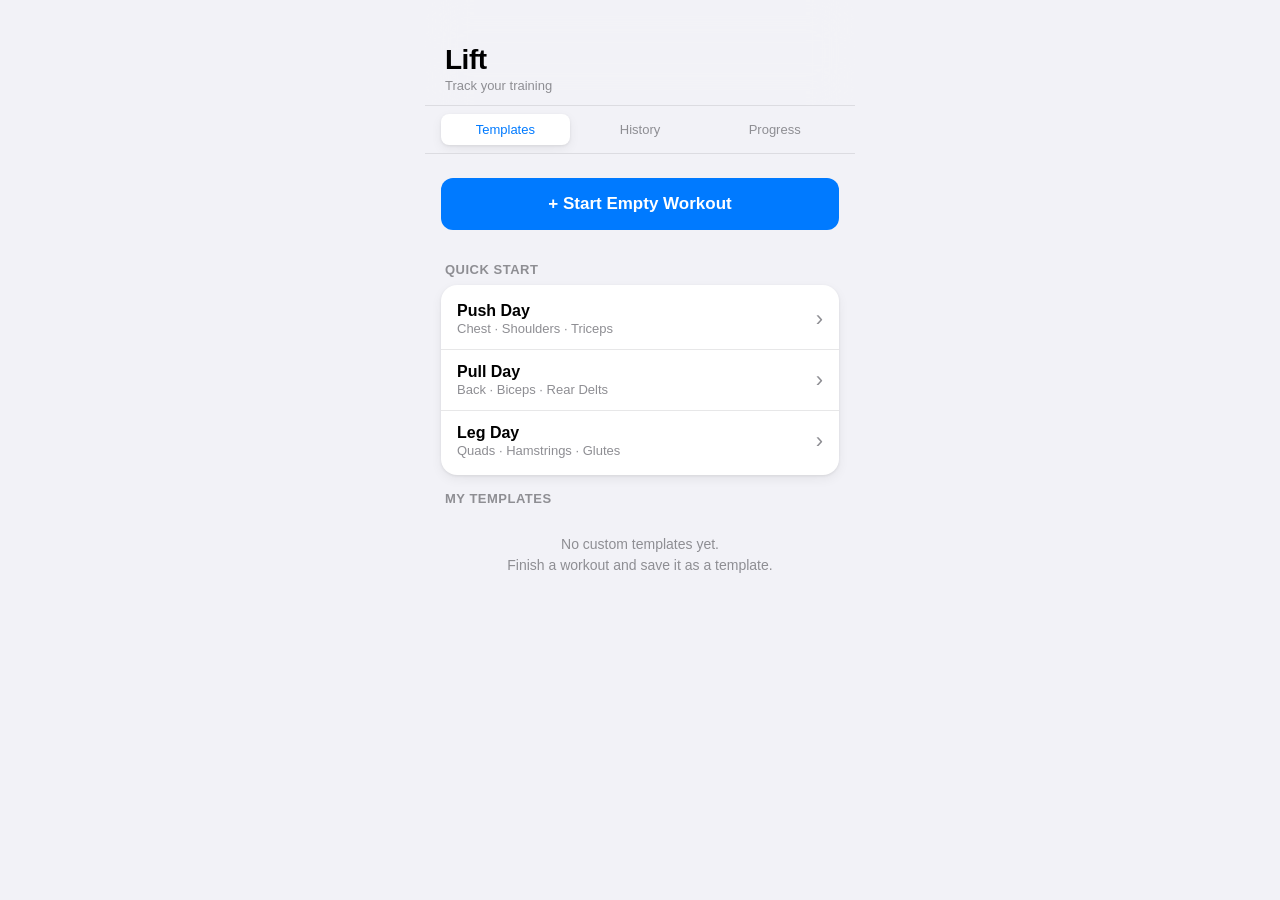
<file: index.html>
<!DOCTYPE html>
<html lang="en">
<head>
  <meta charset="UTF-8" />
  <meta name="viewport" content="width=device-width, initial-scale=1.0" />
  <link rel="apple-touch-icon" type="image/x-icon" href="workout_icon.ico">
  <title>Lift Workout Tracker</title>
  <link rel="stylesheet" href="styles.css" />
</head>
<body>

  <div class="nav">
    <div class="nav-title">Lift</div>
    <div class="nav-subtitle" id="nav-sub">Track your training</div>
  </div>

  <div class="tabs">
    <button class="tab-btn active" onclick="switchTab('templates')">Templates</button>
    <button class="tab-btn" onclick="switchTab('history')">History</button>
    <button class="tab-btn" onclick="switchTab('stats')">Progress</button>
  </div>

  <!-- Active workout banner (shown across all tabs when workout is running) -->
  <div id="active-workout-banner" style="display:none;">
    <div class="banner-inner">
      <div class="banner-left">
        <div class="timer-dot"></div>
        <span id="banner-timer">0:00</span>
        <span id="banner-name" class="banner-name"></span>
      </div>
      <button class="banner-btn" onclick="switchTab('log')">Resume →</button>
    </div>
  </div>

  <!-- Hidden log screen (active workout UI) -->
  <div class="screen" id="screen-log">
    <div style="margin-bottom:16px;">
      <input type="text" class="workout-name-input" id="workout-name" placeholder="Workout Name" style="width:100%;" />
    </div>

    <div class="timer-pill">
      <div class="timer-dot"></div>
      <span id="timer-display">0:00</span>
    </div>

    <div id="exercises-container"></div>

    <button class="btn-secondary" onclick="addExercise()" style="width:100%; padding:12px; font-size:15px; margin-bottom:12px;">
      + Add Exercise
    </button>

    <button class="btn-secondary" onclick="saveCurrentAsTemplate()" style="width:100%; padding:12px; font-size:15px; margin-bottom:12px;">
      💾 Save as Template
    </button>

    <div style="display:flex;gap:10px;">
      <button onclick="cancelWorkout()" class="btn-cancel">
        Cancel
      </button>
      <button onclick="finishWorkout()" class="btn-finish">
        Finish Workout ✓
      </button>
    </div>
  </div>

  <!-- Templates screen -->
  <div class="screen active" id="screen-templates">
    <div style="padding:8px 0 16px;">
      <button class="btn-primary" onclick="startWorkout()" style="font-size:17px;padding:16px;">
        + Start Empty Workout
      </button>
    </div>

    <div class="section-header">Quick Start</div>
    <div class="card">
      <div style="padding:4px 0;">
        <div onclick="startFromTemplate('Push Day')" class="template-row">
          <div>
            <div class="template-row-title">Push Day</div>
            <div class="template-row-sub">Chest · Shoulders · Triceps</div>
          </div>
          <span class="chevron">›</span>
        </div>
        <div onclick="startFromTemplate('Pull Day')" class="template-row">
          <div>
            <div class="template-row-title">Pull Day</div>
            <div class="template-row-sub">Back · Biceps · Rear Delts</div>
          </div>
          <span class="chevron">›</span>
        </div>
        <div onclick="startFromTemplate('Leg Day')" class="template-row template-row-last">
          <div>
            <div class="template-row-title">Leg Day</div>
            <div class="template-row-sub">Quads · Hamstrings · Glutes</div>
          </div>
          <span class="chevron">›</span>
        </div>
      </div>
    </div>

    <div class="section-header">My Templates</div>
    <div id="saved-templates"></div>
  </div>

  <!-- History screen -->
  <div class="screen" id="screen-history">
    <div id="history-list"></div>
  </div>

  <!-- Stats screen -->
  <div class="screen" id="screen-stats">
    <div class="stats-grid">
      <div class="stat-card">
        <div class="stat-icon">📅</div>
        <div class="stat-value" id="stat-total">0</div>
        <div class="stat-label">Total Workouts</div>
      </div>
      <div class="stat-card">
        <div class="stat-icon">🔥</div>
        <div class="stat-value" id="stat-streak">0</div>
        <div class="stat-label">Day Streak</div>
      </div>
      <div class="stat-card">
        <div class="stat-icon">⚡</div>
        <div class="stat-value" id="stat-sets">0</div>
        <div class="stat-label">Total Sets</div>
      </div>
      <div class="stat-card">
        <div class="stat-icon">🏆</div>
        <div class="stat-value" id="stat-volume">0</div>
        <div class="stat-label">Total Volume</div>
      </div>
    </div>

    <div class="section-header" style="margin-top:16px;">Exercise Frequency</div>
    <div id="exercise-freq" class="card card-body"></div>
  </div>

  <!-- Exercise picker modal -->
  <div class="modal-overlay" id="exercise-modal" onclick="closeModal(event)">
    <div class="modal-sheet" onclick="event.stopPropagation()">
      <div class="modal-handle"></div>
      <div style="font-size:18px; font-weight:700; margin-bottom:14px; letter-spacing:-0.3px;">Choose Exercise</div>
      <input type="text" placeholder="Search exercises…" id="exercise-search" oninput="filterExercises()" style="margin-bottom:12px;" />
      <div id="exercise-list" style="max-height:360px; overflow-y:auto;"></div>
    </div>
  </div>

  <script src="app.js"></script>
</body>
</html>
</file>
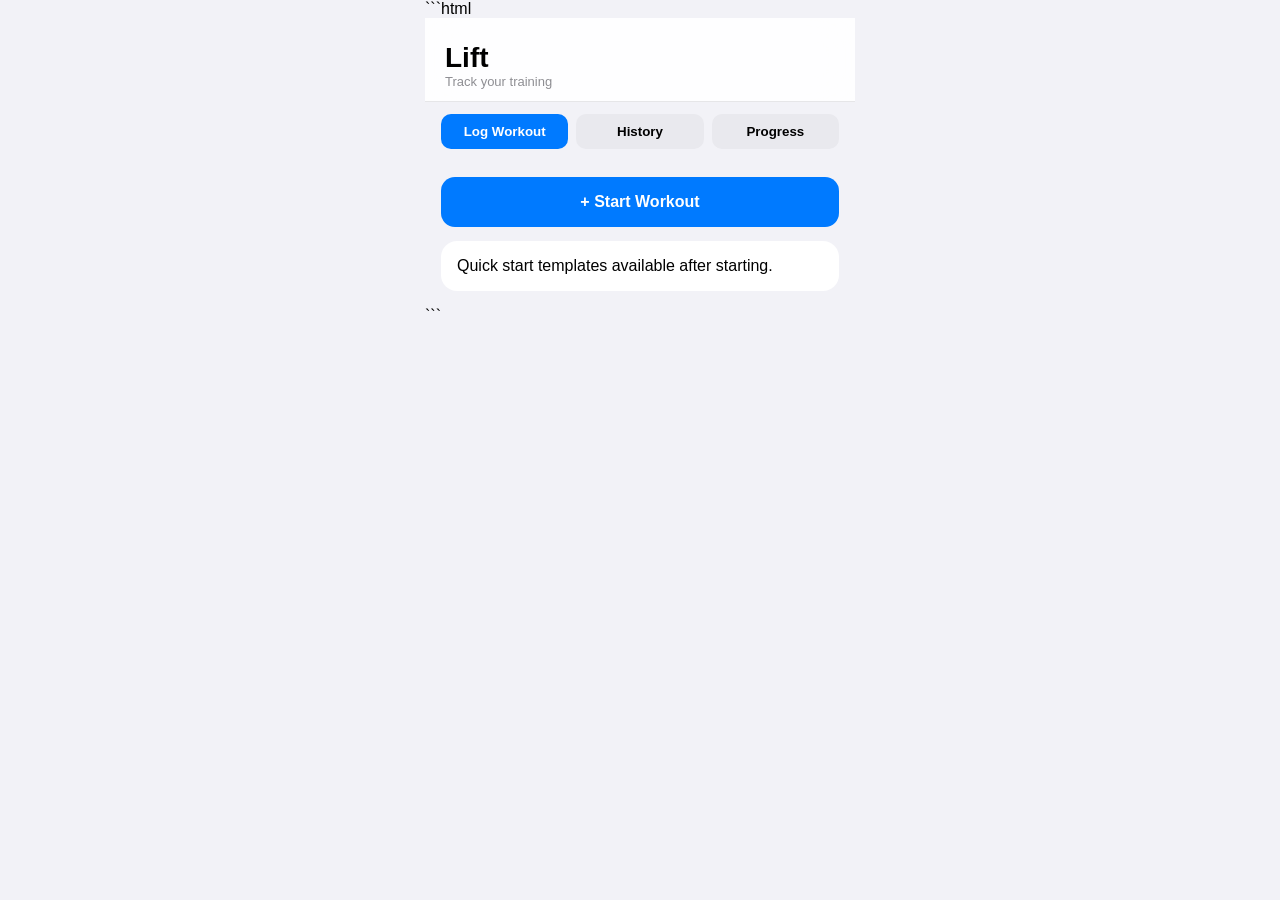
<file: work_out.html>
```html
<!DOCTYPE html>
<html lang="en">
<head>
<meta charset="UTF-8" />
<meta name="viewport" content="width=device-width, initial-scale=1.0" />
<title>Lift — Workout Tracker</title>

<style>
*{
  box-sizing:border-box;
  margin:0;
  padding:0;
}

:root{
  --bg:#f2f2f7;
  --surface:#fff;
  --text:#000;
  --muted:#8e8e93;
  --blue:#007aff;
  --green:#34c759;
  --red:#ff3b30;
  --border:rgba(60,60,67,.12);
}

body{
  font-family:-apple-system,BlinkMacSystemFont,sans-serif;
  background:var(--bg);
  color:var(--text);
  max-width:430px;
  margin:0 auto;
  min-height:100vh;
}

.nav{
  position:sticky;
  top:0;
  background:rgba(255,255,255,.9);
  backdrop-filter:blur(20px);
  padding:24px 20px 12px;
  border-bottom:1px solid var(--border);
  z-index:10;
}

.nav-title{
  font-size:28px;
  font-weight:700;
}

.nav-subtitle{
  font-size:13px;
  color:var(--muted);
}

.tabs{
  display:flex;
  gap:8px;
  padding:12px 16px;
}

.tab-btn{
  flex:1;
  border:none;
  background:#e9e9ee;
  padding:10px;
  border-radius:10px;
  cursor:pointer;
  font-weight:600;
}

.tab-btn.active{
  background:var(--blue);
  color:#fff;
}

.screen{
  display:none;
  padding:16px;
}

.screen.active{
  display:block;
}

.btn-primary{
  width:100%;
  border:none;
  background:var(--blue);
  color:#fff;
  padding:16px;
  border-radius:14px;
  font-size:16px;
  font-weight:700;
  cursor:pointer;
}

.btn-secondary{
  border:none;
  background:#e8f2ff;
  color:var(--blue);
  padding:10px 14px;
  border-radius:10px;
  cursor:pointer;
  font-weight:600;
}

.btn-danger{
  border:none;
  background:rgba(255,59,48,.1);
  color:var(--red);
  padding:10px 12px;
  border-radius:10px;
  cursor:pointer;
}

.card{
  background:var(--surface);
  border-radius:16px;
  padding:16px;
  margin-top:14px;
}

.exercise-block{
  background:var(--surface);
  border-radius:16px;
  margin-bottom:14px;
  overflow:hidden;
}

.exercise-header{
  display:flex;
  gap:10px;
  padding:14px;
  border-bottom:1px solid var(--border);
}

.exercise-name-input{
  flex:1;
  border:none;
  font-size:16px;
  font-weight:600;
  outline:none;
}

.set-row{
  display:grid;
  grid-template-columns:40px 1fr 1fr 1fr 40px;
  gap:8px;
  padding:10px 14px;
  align-items:center;
}

.set-number{
  width:28px;
  height:28px;
  border-radius:50%;
  background:#e8f2ff;
  color:var(--blue);
  display:flex;
  align-items:center;
  justify-content:center;
  font-size:12px;
  font-weight:700;
}

input,
select{
  width:100%;
  border:1px solid var(--border);
  border-radius:10px;
  padding:8px;
  background:#f7f7fa;
}

.remove-set-btn{
  border:none;
  background:none;
  font-size:20px;
  cursor:pointer;
  color:var(--muted);
}

.add-set-row{
  padding:0 14px 14px;
}

.add-set-btn{
  border:none;
  background:none;
  color:var(--blue);
  font-weight:600;
  cursor:pointer;
}

.timer{
  margin:14px 0;
  color:var(--green);
  font-weight:700;
}

.history-card{
  background:var(--surface);
  border-radius:16px;
  padding:16px;
  margin-bottom:12px;
}

.empty{
  text-align:center;
  padding:40px 20px;
  color:var(--muted);
}
</style>
</head>

<body>

<div class="nav">
  <div class="nav-title">Lift</div>
  <div class="nav-subtitle" id="nav-sub">
    Track your training
  </div>
</div>

<div class="tabs">
  <button class="tab-btn active" data-tab="log">Log Workout</button>
  <button class="tab-btn" data-tab="history">History</button>
  <button class="tab-btn" data-tab="stats">Progress</button>
</div>

<!-- LOG -->
<div class="screen active" id="screen-log">

  <div id="log-idle">
    <button class="btn-primary" id="start-workout-btn">
      + Start Workout
    </button>

    <div class="card">
      Quick start templates available after starting.
    </div>
  </div>

  <div id="log-active" style="display:none;">

    <input
      type="text"
      id="workout-name"
      placeholder="Workout Name"
      style="
        width:100%;
        font-size:22px;
        font-weight:700;
        padding:12px 0;
        border:none;
        border-bottom:2px solid var(--border);
        background:transparent;
        margin-bottom:16px;
        outline:none;
      "
    />

    <div class="timer" id="timer-display">
      0:00
    </div>

    <div id="exercises-container"></div>

    <button
      class="btn-secondary"
      id="add-exercise-btn"
      style="width:100%; margin-bottom:14px;"
    >
      + Add Exercise
    </button>

    <div style="display:flex; gap:10px;">
      <button
        class="btn-danger"
        id="cancel-btn"
        style="flex:1;"
      >
        Cancel
      </button>

      <button
        class="btn-primary"
        id="finish-btn"
        style="flex:2;"
      >
        Finish Workout
      </button>
    </div>

  </div>

</div>

<!-- HISTORY -->
<div class="screen" id="screen-history">
  <div id="history-list"></div>
</div>

<!-- STATS -->
<div class="screen" id="screen-stats">
  <div class="card">
    <div>Total Workouts: <strong id="stat-total">0</strong></div>
    <br>
    <div>Total Sets: <strong id="stat-sets">0</strong></div>
  </div>
</div>

<script>
/* SAFE LOCALSTORAGE LOAD */
let workouts = [];

try{
  workouts = JSON.parse(
    localStorage.getItem('lift_workouts') || '[]'
  );

  if(!Array.isArray(workouts)){
    workouts = [];
  }

}catch(err){
  console.error('Corrupt localStorage:', err);
  localStorage.removeItem('lift_workouts');
  workouts = [];
}

/* STATE */
let timerInterval = null;
let timerStart = null;
let exerciseCounter = 0;
const setCounters = {};

/* TABS */
document.querySelectorAll('.tab-btn').forEach(btn => {
  btn.addEventListener('click', () => {
    const tab = btn.dataset.tab;

    document
      .querySelectorAll('.tab-btn')
      .forEach(b => b.classList.remove('active'));

    document
      .querySelectorAll('.screen')
      .forEach(s => s.classList.remove('active'));

    btn.classList.add('active');

    document
      .getElementById('screen-' + tab)
      .classList.add('active');

    if(tab === 'history'){
      renderHistory();
    }

    if(tab === 'stats'){
      renderStats();
    }
  });
});

/* START WORKOUT */
document
  .getElementById('start-workout-btn')
  .addEventListener('click', startWorkout);

function startWorkout(){

  document.getElementById('log-idle').style.display = 'none';
  document.getElementById('log-active').style.display = 'block';

  document.getElementById('workout-name').value =
    'Workout';

  document.getElementById('nav-sub').textContent =
    'Workout in progress';

  document.getElementById('exercises-container').innerHTML = '';

  timerStart = Date.now();

  clearInterval(timerInterval);

  timerInterval = setInterval(updateTimer, 1000);

  addExercise();
}

/* TIMER */
function updateTimer(){

  const elapsed = Math.floor(
    (Date.now() - timerStart) / 1000
  );

  const m = Math.floor(elapsed / 60);
  const s = elapsed % 60;

  document.getElementById('timer-display').textContent =
    `${m}:${String(s).padStart(2, '0')}`;
}

/* ADD EXERCISE */
document
  .getElementById('add-exercise-btn')
  .addEventListener('click', addExercise);

function addExercise(){

  const id = 'exercise-' + exerciseCounter++;

  const div = document.createElement('div');

  div.className = 'exercise-block';

  div.innerHTML = `
    <div class="exercise-header">
      <input
        type="text"
        class="exercise-name-input"
        placeholder="Exercise name"
      >

      <button
        class="btn-danger remove-exercise-btn"
      >
        ✕
      </button>
    </div>

    <div class="sets-container"></div>

    <div class="add-set-row">
      <button class="add-set-btn">
        + Add Set
      </button>
    </div>
  `;

  document
    .getElementById('exercises-container')
    .appendChild(div);

  setCounters[id] = 0;

  const setsContainer =
    div.querySelector('.sets-container');

  const addSetBtn =
    div.querySelector('.add-set-btn');

  addSetBtn.addEventListener('click', () => {
    addSet(id, setsContainer);
  });

  div
    .querySelector('.remove-exercise-btn')
    .addEventListener('click', () => {
      div.remove();
    });

  addSet(id, setsContainer);
}

/* ADD SET */
function addSet(exerciseId, container){

  setCounters[exerciseId]++;

  const setNum = setCounters[exerciseId];

  const row = document.createElement('div');

  row.className = 'set-row';

  row.innerHTML = `
    <div class="set-number">${setNum}</div>

    <input
      type="number"
      placeholder="Reps"
    >

    <input
      type="number"
      placeholder="Weight"
    >

    <select>
      <option>lbs</option>
      <option>kg</option>
    </select>

    <button class="remove-set-btn">
      −
    </button>
  `;

  container.appendChild(row);

  row
    .querySelector('.remove-set-btn')
    .addEventListener('click', () => {
      row.remove();
      renumberSets(container);
    });
}

/* FIXED RENUMBERING */
function renumberSets(container){

  const rows =
    container.querySelectorAll('.set-row');

  rows.forEach((row, index) => {
    row.querySelector('.set-number').textContent =
      index + 1;
  });
}

/* FINISH */
document
  .getElementById('finish-btn')
  .addEventListener('click', finishWorkout);

function finishWorkout(){

  const exercises = [];

  document
    .querySelectorAll('.exercise-block')
    .forEach(block => {

      const name =
        block.querySelector('.exercise-name-input')
        .value || 'Exercise';

      const sets = [];

      block
        .querySelectorAll('.set-row')
        .forEach(row => {

          const inputs =
            row.querySelectorAll('input');

          const reps = inputs[0].value || 0;
          const weight = inputs[1].value || 0;
          const unit =
            row.querySelector('select').value;

          sets.push({
            reps,
            weight,
            unit
          });
        });

      exercises.push({
        name,
        sets
      });
    });

  workouts.unshift({
    id:Date.now(),
    date:new Date().toISOString(),
    name:
      document.getElementById('workout-name')
      .value || 'Workout',
    exercises
  });

  localStorage.setItem(
    'lift_workouts',
    JSON.stringify(workouts)
  );

  clearInterval(timerInterval);

  document.getElementById('log-idle').style.display =
    'block';

  document.getElementById('log-active').style.display =
    'none';

  document.getElementById('nav-sub').textContent =
    'Track your training';

  renderHistory();
  renderStats();

  alert('Workout saved.');
}

/* CANCEL */
document
  .getElementById('cancel-btn')
  .addEventListener('click', () => {

    clearInterval(timerInterval);

    document.getElementById('log-idle').style.display =
      'block';

    document.getElementById('log-active').style.display =
      'none';

    document.getElementById('nav-sub').textContent =
      'Track your training';
  });

/* HISTORY */
function renderHistory(){

  const container =
    document.getElementById('history-list');

  if(workouts.length === 0){

    container.innerHTML = `
      <div class="empty">
        No workouts yet
      </div>
    `;

    return;
  }

  container.innerHTML = workouts.map(w => {

    const totalSets =
      w.exercises.reduce(
        (a,e) => a + e.sets.length,
        0
      );

    return `
      <div class="history-card">
        <strong>${w.name}</strong>
        <br><br>

        ${w.exercises.length} exercises
        ·
        ${totalSets} sets
      </div>
    `;
  }).join('');
}

/* STATS */
function renderStats(){

  document.getElementById('stat-total').textContent =
    workouts.length;

  const totalSets =
    workouts.reduce(
      (a,w) =>
        a +
        w.exercises.reduce(
          (b,e) => b + e.sets.length,
          0
        ),
      0
    );

  document.getElementById('stat-sets').textContent =
    totalSets;
}

/* INITIAL RENDER */
renderHistory();
renderStats();
</script>

</body>
</html>
```
</file>
<file: styles.css>
* { box-sizing: border-box; margin: 0; padding: 0; -webkit-tap-highlight-color: transparent; }

:root {
  --ios-blue: #007AFF;
  --ios-blue-light: #E8F2FF;
  --ios-red: #FF3B30;
  --ios-green: #34C759;
  --bg: #F2F2F7;
  --surface: #FFFFFF;
  --surface2: #F9F9FB;
  --text: #000000;
  --text2: #3C3C43;
  --text3: #8E8E93;
  --separator: rgba(60,60,67,0.12);
  --border-r: 12px;
  --border-r-sm: 8px;
  --border-r-lg: 16px;
  --shadow: 0 1px 3px rgba(0,0,0,0.08), 0 4px 12px rgba(0,0,0,0.06);
}

@media (prefers-color-scheme: dark) {
  :root {
    --ios-blue-light: #0A2540;
    --bg: #000000;
    --surface: #1C1C1E;
    --surface2: #2C2C2E;
    --text: #FFFFFF;
    --text2: #EBEBF5;
    --separator: rgba(84,84,88,0.65);
  }
}

body {
  font-family: -apple-system, BlinkMacSystemFont, sans-serif;
  background: var(--bg);
  color: var(--text);
  max-width: 430px;
  margin: 0 auto;
  min-height: 100vh;
}

/* ── Navigation ── */
.nav {
  position: sticky; top: 0; z-index: 100;
  background: rgba(242,242,247,0.85); backdrop-filter: blur(20px);
  border-bottom: 0.5px solid var(--separator);
  padding: 44px 20px 12px;
}
@media (prefers-color-scheme: dark) {
  .nav { background: rgba(0,0,0,0.85); }
}
.nav-title { font-size: 28px; font-weight: 700; letter-spacing: -0.5px; }
.nav-subtitle { font-size: 13px; color: var(--text3); margin-top: 2px; }

/* ── Tabs ── */
.tabs {
  display: flex; padding: 8px 16px; gap: 6px;
  border-bottom: 0.5px solid var(--separator);
  overflow-x: auto; scrollbar-width: none;
}
.tabs::-webkit-scrollbar { display: none; }

.tab-btn {
  flex: 1; padding: 8px 12px; border-radius: var(--border-r-sm); border: none;
  background: transparent; color: var(--text3); font-size: 13px; font-weight: 500;
  cursor: pointer; white-space: nowrap; transition: all 0.2s;
}
.tab-btn.active {
  background: var(--surface); color: var(--ios-blue);
  box-shadow: var(--shadow);
}

/* ── Active Workout Banner ── */
#active-workout-banner {
  background: var(--ios-green);
  padding: 10px 16px;
  position: sticky;
  top: 105px;
  z-index: 90;
}
.banner-inner {
  display: flex; align-items: center; justify-content: space-between;
}
.banner-left {
  display: flex; align-items: center; gap: 8px;
  color: #fff; font-size: 14px; font-weight: 600;
}
.banner-name {
  opacity: 0.85; max-width: 160px;
  overflow: hidden; text-overflow: ellipsis; white-space: nowrap;
}
.banner-btn {
  background: rgba(255,255,255,0.25); color: #fff; border: none;
  border-radius: 20px; padding: 6px 14px; font-size: 13px; font-weight: 700;
  cursor: pointer; letter-spacing: 0.2px;
}
.banner-btn:active { background: rgba(255,255,255,0.4); }

/* ── Screens ── */
.screen { display: none; padding: 16px 16px 100px; }
.screen.active { display: block; }

/* ── Cards ── */
.card {
  background: var(--surface); border-radius: var(--border-r-lg);
  overflow: hidden; margin-bottom: 16px; box-shadow: var(--shadow);
}
.card-body { padding: 16px; }

/* ── Buttons ── */
.btn-primary {
  background: var(--ios-blue); color: #fff; border: none;
  border-radius: var(--border-r); padding: 14px; font-size: 16px;
  font-weight: 600; width: 100%; cursor: pointer; transition: opacity 0.15s;
}
.btn-primary:active { opacity: 0.8; }

.btn-secondary {
  background: var(--ios-blue-light); color: var(--ios-blue); border: none;
  border-radius: var(--border-r-sm); padding: 9px 14px; font-size: 14px;
  font-weight: 600; cursor: pointer; transition: opacity 0.15s;
}
.btn-secondary:active { opacity: 0.7; }

.btn-danger {
  background: rgba(255,59,48,0.1); color: var(--ios-red); border: none;
  border-radius: var(--border-r-sm); padding: 7px 10px; font-size: 13px;
  font-weight: 500; cursor: pointer; transition: opacity 0.15s;
}
.btn-danger:active { opacity: 0.7; }

.btn-cancel {
  flex: 1; padding: 13px; background: rgba(255,59,48,0.1);
  color: var(--ios-red); border: none; border-radius: 12px;
  font-size: 15px; font-weight: 600; cursor: pointer; font-family: inherit;
}
.btn-finish {
  flex: 2; padding: 13px; background: var(--ios-green);
  color: #fff; border: none; border-radius: 12px;
  font-size: 15px; font-weight: 600; cursor: pointer; font-family: inherit;
}

/* ── Inputs ── */
input[type="text"], input[type="number"], select {
  width: 100%; background: var(--surface2); border: 1px solid var(--separator);
  border-radius: var(--border-r-sm); padding: 10px; font-size: 15px;
  color: var(--text); outline: none; font-family: inherit;
}
input[type="number"] { -moz-appearance: textfield; }
input[type="number"]::-webkit-inner-spin-button,
input[type="number"]::-webkit-outer-spin-button { -webkit-appearance: none; }

.workout-name-input {
  font-size: 22px; font-weight: 700; padding: 12px 0;
  background: transparent; border: none;
  border-bottom: 1.5px solid var(--separator); border-radius: 0;
}

/* ── Exercise Block (log screen) ── */
.exercise-block {
  background: var(--surface); border-radius: var(--border-r-lg);
  margin-bottom: 12px; overflow: hidden; box-shadow: var(--shadow);
}
.exercise-header {
  display: flex; align-items: center; gap: 10px; padding: 12px;
  border-bottom: 0.5px solid var(--separator);
}
.exercise-name-input {
  flex: 1; font-weight: 600; border: none !important; background: transparent !important;
}
.sets-table { }
.sets-header {
  display: grid; grid-template-columns: 32px 1fr 1fr 1fr 36px;
  padding: 6px 14px; background: var(--bg); font-size: 11px;
  color: var(--text3); font-weight: 700; text-transform: uppercase;
}
.set-row {
  display: grid; grid-template-columns: 32px 1fr 1fr 1fr 36px;
  gap: 6px; padding: 8px 14px; align-items: center;
  border-bottom: 0.5px solid var(--separator);
}
.set-number {
  width: 24px; height: 24px; border-radius: 50%;
  background: var(--ios-blue-light); color: var(--ios-blue);
  display: flex; align-items: center; justify-content: center;
  font-size: 12px; font-weight: 700;
}
.add-set-row { padding: 10px 14px; }
.add-set-btn {
  background: none; border: none; color: var(--ios-blue);
  font-size: 14px; font-weight: 600; cursor: pointer; padding: 0;
}
.remove-set-btn {
  background: none; border: none; color: var(--text3);
  font-size: 18px; cursor: pointer; padding: 0; line-height: 1;
}

/* ── Timer ── */
.timer-pill {
  display: inline-flex; align-items: center; gap: 6px;
  background: rgba(52,199,89,0.12); color: var(--ios-green);
  padding: 6px 12px; border-radius: 20px; font-size: 14px;
  font-weight: 600; margin-bottom: 16px;
}
.timer-dot {
  width: 8px; height: 8px; border-radius: 50%;
  background: var(--ios-green); animation: pulse 1.5s infinite;
}
@keyframes pulse { 0%, 100% { opacity: 1; } 50% { opacity: 0.3; } }

/* ── Section Headers ── */
.section-header {
  font-size: 13px; font-weight: 600; color: var(--text3);
  text-transform: uppercase; letter-spacing: 0.5px;
  margin: 16px 4px 8px;
}

/* ── Template Rows (quick start list) ── */
.template-row {
  padding: 13px 16px; display: flex; align-items: center;
  justify-content: space-between; cursor: pointer;
  border-bottom: 0.5px solid var(--separator);
  transition: background 0.15s;
}
.template-row:active { background: var(--bg); }
.template-row-last { border-bottom: none; }
.template-row-title { font-size: 16px; font-weight: 600; }
.template-row-sub { font-size: 13px; color: var(--text3); margin-top: 1px; }
.chevron { color: var(--text3); font-size: 22px; font-weight: 300; }

/* ── Template Cards (saved templates) ── */
.template-card {
  background: var(--surface); border-radius: var(--border-r-lg);
  padding: 16px; margin-bottom: 12px; box-shadow: var(--shadow);
}
.template-card-name { font-weight: 700; font-size: 17px; }
.template-actions { display: flex; gap: 8px; margin-top: 12px; }
.template-actions button { flex: 1; }
.template-chip {
  background: var(--bg); padding: 4px 8px; border-radius: 6px;
  font-size: 12px; margin-right: 4px; display: inline-block; margin-bottom: 4px;
  color: var(--text2);
}

/* ── History Cards ── */
.history-card {
  background: var(--surface); border-radius: var(--border-r-lg);
  padding: 16px; margin-bottom: 12px; box-shadow: var(--shadow);
}
.history-date {
  font-size: 12px; color: var(--ios-blue); font-weight: 700;
  text-transform: uppercase; letter-spacing: 0.3px;
}
.history-name { font-size: 18px; font-weight: 700; margin: 4px 0 6px; }
.history-meta {
  display: flex; gap: 12px; font-size: 12px; color: var(--text3); flex-wrap: wrap;
}
.history-exercises { margin-top: 10px; }

/* ── Stats ── */
.stats-grid { display: grid; grid-template-columns: 1fr 1fr; gap: 12px; }
.stat-card {
  background: var(--surface); padding: 16px;
  border-radius: var(--border-r-lg); box-shadow: var(--shadow);
}
.stat-icon { font-size: 22px; margin-bottom: 6px; }
.stat-value { font-size: 26px; font-weight: 700; margin: 4px 0 2px; letter-spacing: -0.5px; }
.stat-label { font-size: 12px; color: var(--text3); font-weight: 500; }

/* ── Exercise Frequency Chart ── */
.freq-row {
  display: flex; align-items: center; gap: 10px;
  margin-bottom: 10px;
}
.freq-row:last-child { margin-bottom: 0; }
.freq-label {
  font-size: 13px; color: var(--text2); font-weight: 500;
  width: 130px; flex-shrink: 0;
  overflow: hidden; text-overflow: ellipsis; white-space: nowrap;
}
.freq-bar-wrap {
  flex: 1; height: 8px; background: var(--bg); border-radius: 4px; overflow: hidden;
}
.freq-bar {
  height: 100%; background: var(--ios-blue); border-radius: 4px;
  transition: width 0.4s ease;
}
.freq-count {
  font-size: 12px; color: var(--text3); font-weight: 600;
  width: 24px; text-align: right; flex-shrink: 0;
}

/* ── Modal ── */
.modal-overlay {
  display: none; position: fixed; inset: 0;
  background: rgba(0,0,0,0.5); z-index: 200; align-items: flex-end;
}
.modal-overlay.open { display: flex; }
.modal-sheet {
  background: var(--surface); border-radius: 20px 20px 0 0;
  width: 100%; max-width: 430px; margin: 0 auto; padding: 20px;
  animation: slideUp 0.3s ease-out;
}
@keyframes slideUp { from { transform: translateY(100%); } to { transform: translateY(0); } }
.modal-handle {
  width: 36px; height: 4px; background: var(--separator);
  border-radius: 2px; margin: 0 auto 15px;
}

/* ── Exercise Picker Rows ── */
.exercise-picker-row {
  padding: 12px 4px; display: flex; align-items: center;
  justify-content: space-between; border-bottom: 0.5px solid var(--separator);
  cursor: pointer;
}
.exercise-picker-row:active { background: var(--bg); }
.exercise-picker-row:last-child { border-bottom: none; }
.exercise-picker-name { font-size: 16px; font-weight: 500; }
.exercise-picker-muscles { font-size: 12px; color: var(--text3); margin-top: 2px; }
.exercise-picker-add { color: var(--ios-blue); font-size: 22px; font-weight: 400; }

/* ── Empty States ── */
.empty-state {
  text-align: center; padding: 48px 20px;
  color: var(--text3);
}
.empty-icon { font-size: 40px; margin-bottom: 12px; }
.empty-title { font-size: 17px; font-weight: 600; color: var(--text2); margin-bottom: 4px; }
.empty-sub { font-size: 14px; color: var(--text3); }

.empty-state-inline {
  text-align: center; padding: 20px; color: var(--text3);
  font-size: 14px; line-height: 1.5;
}
</file>
